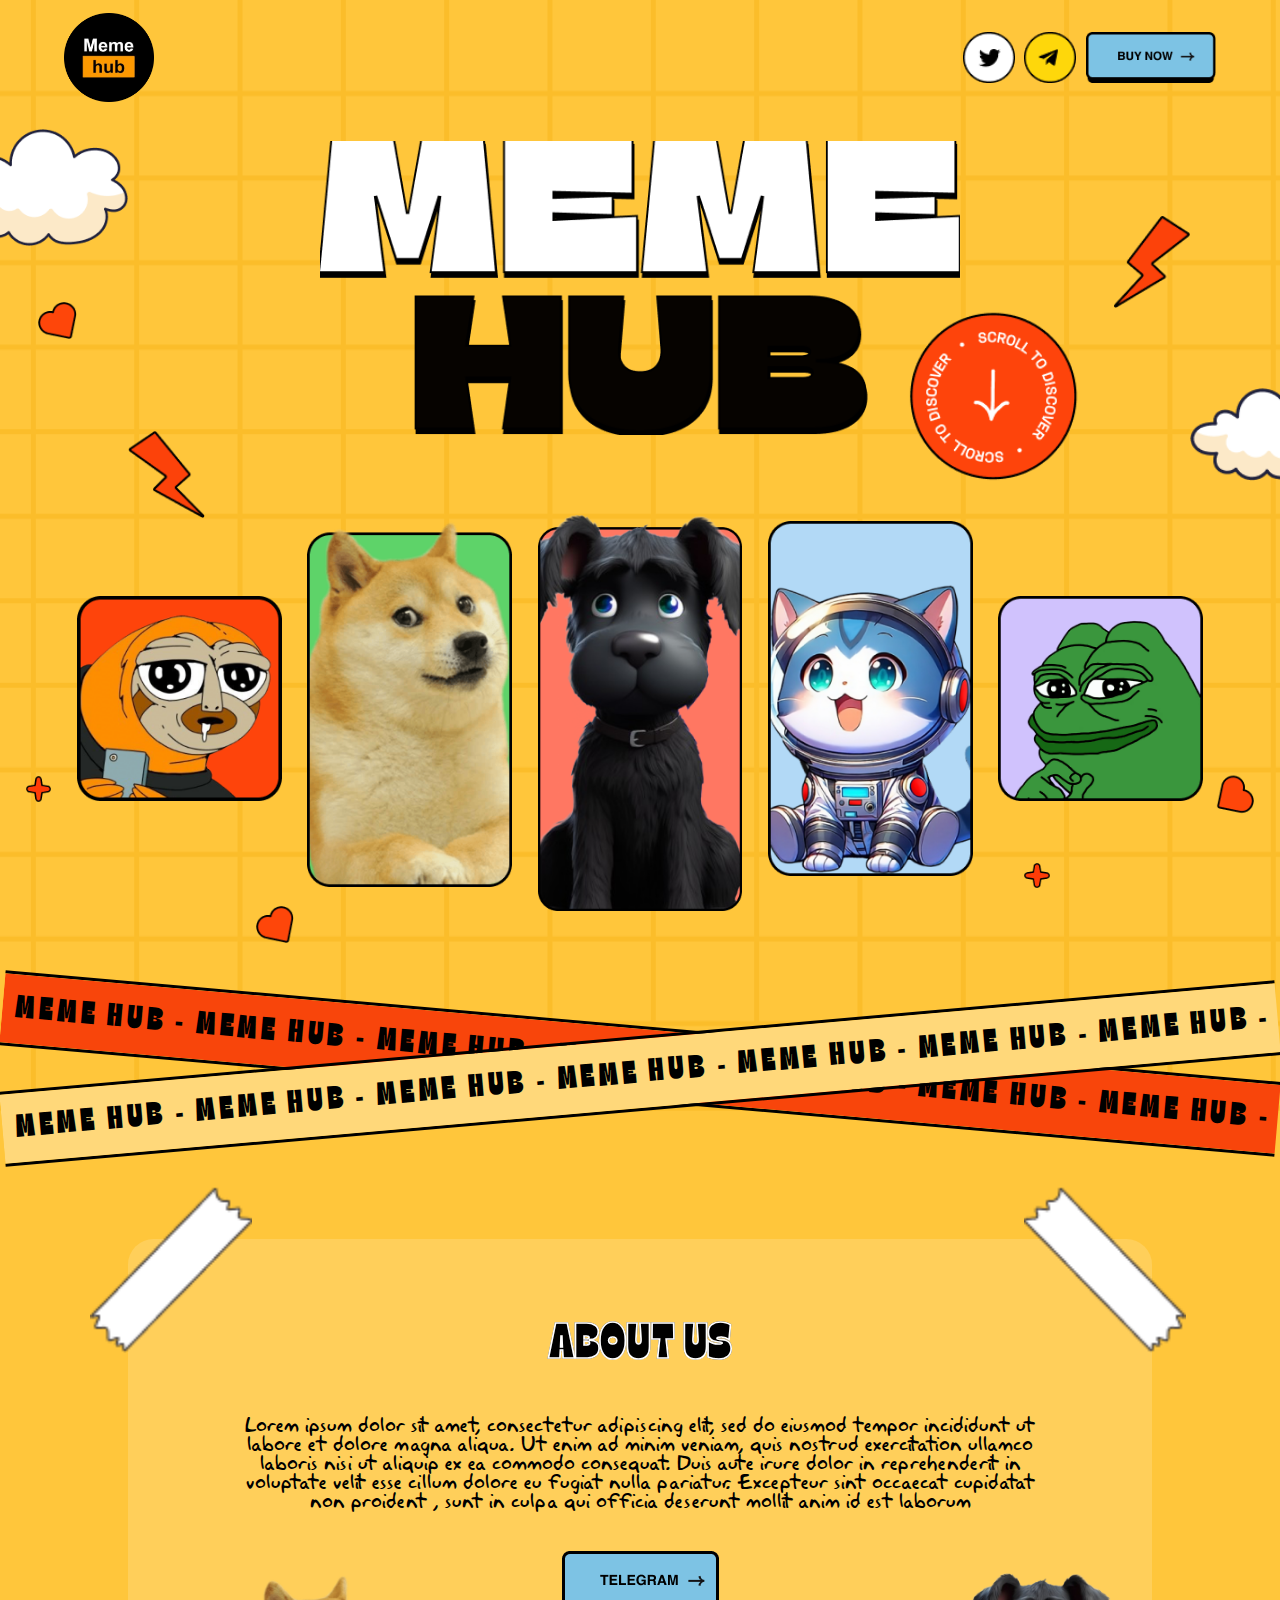
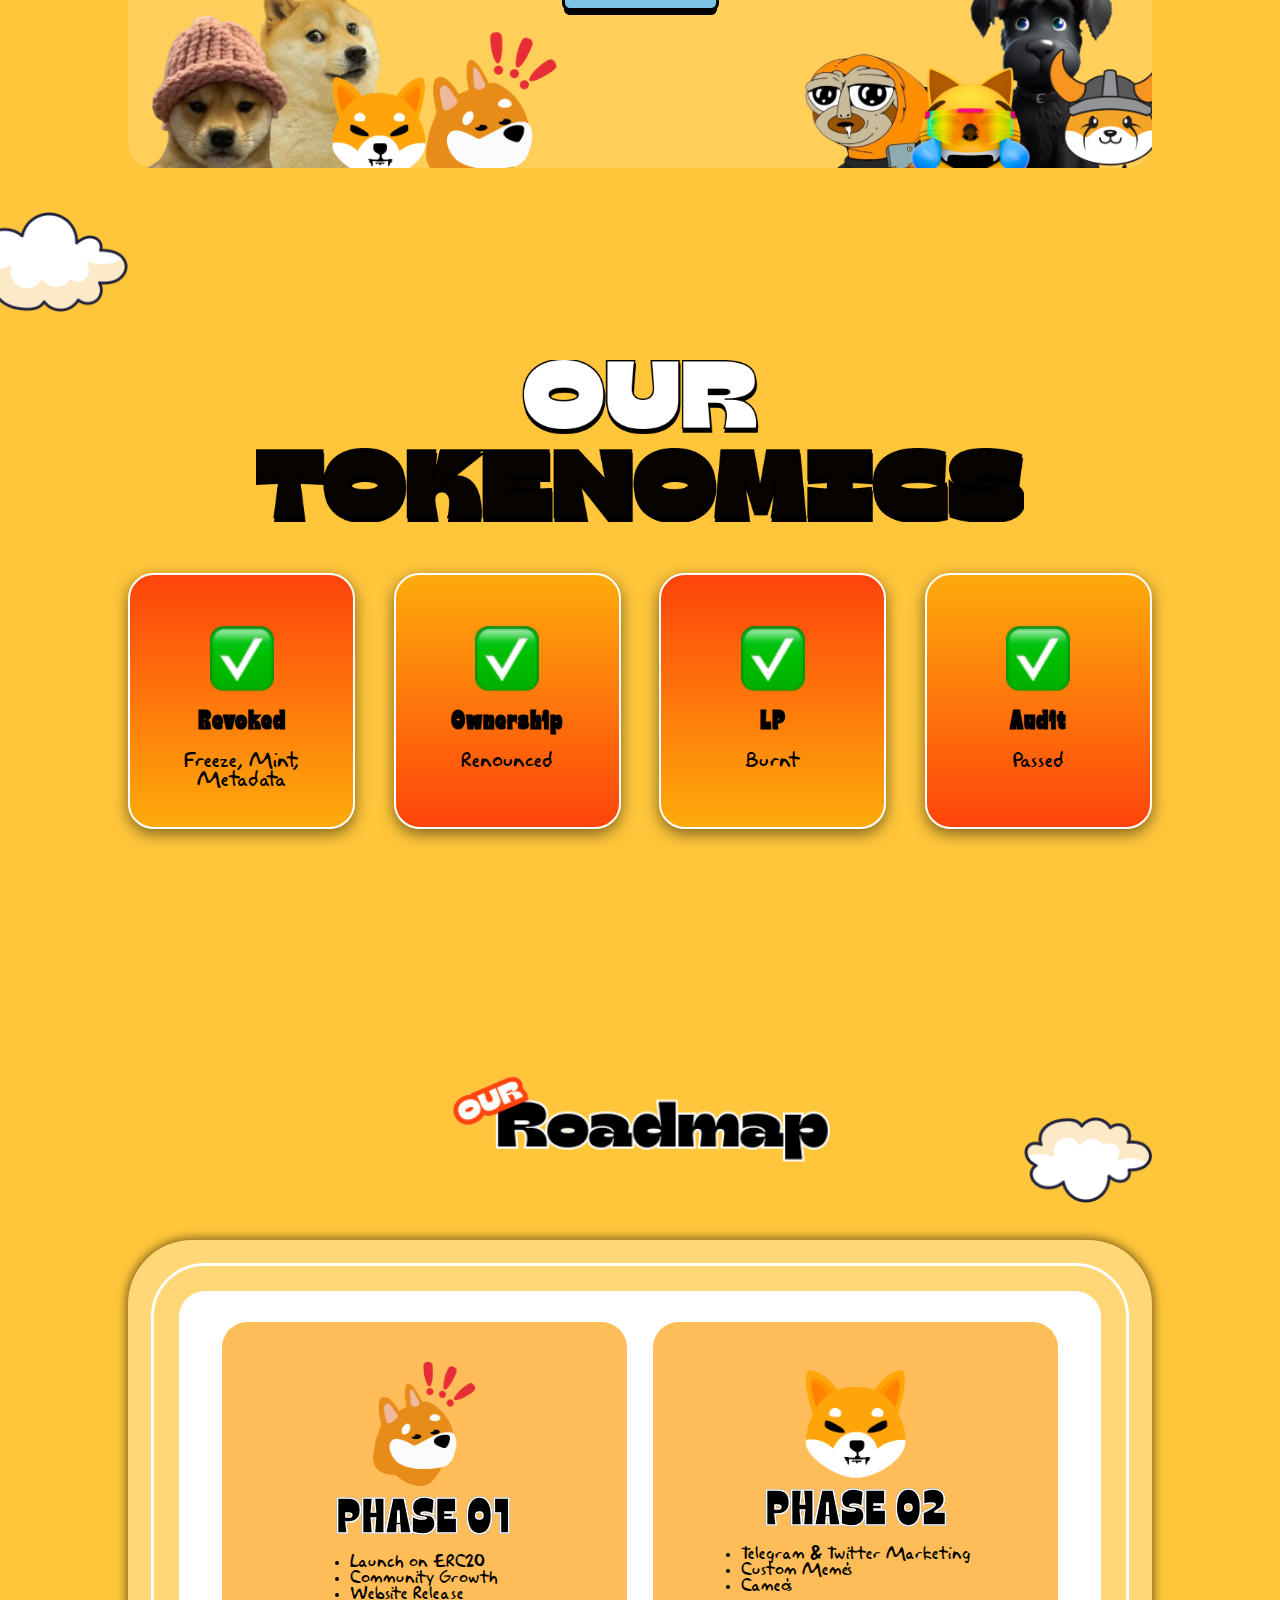
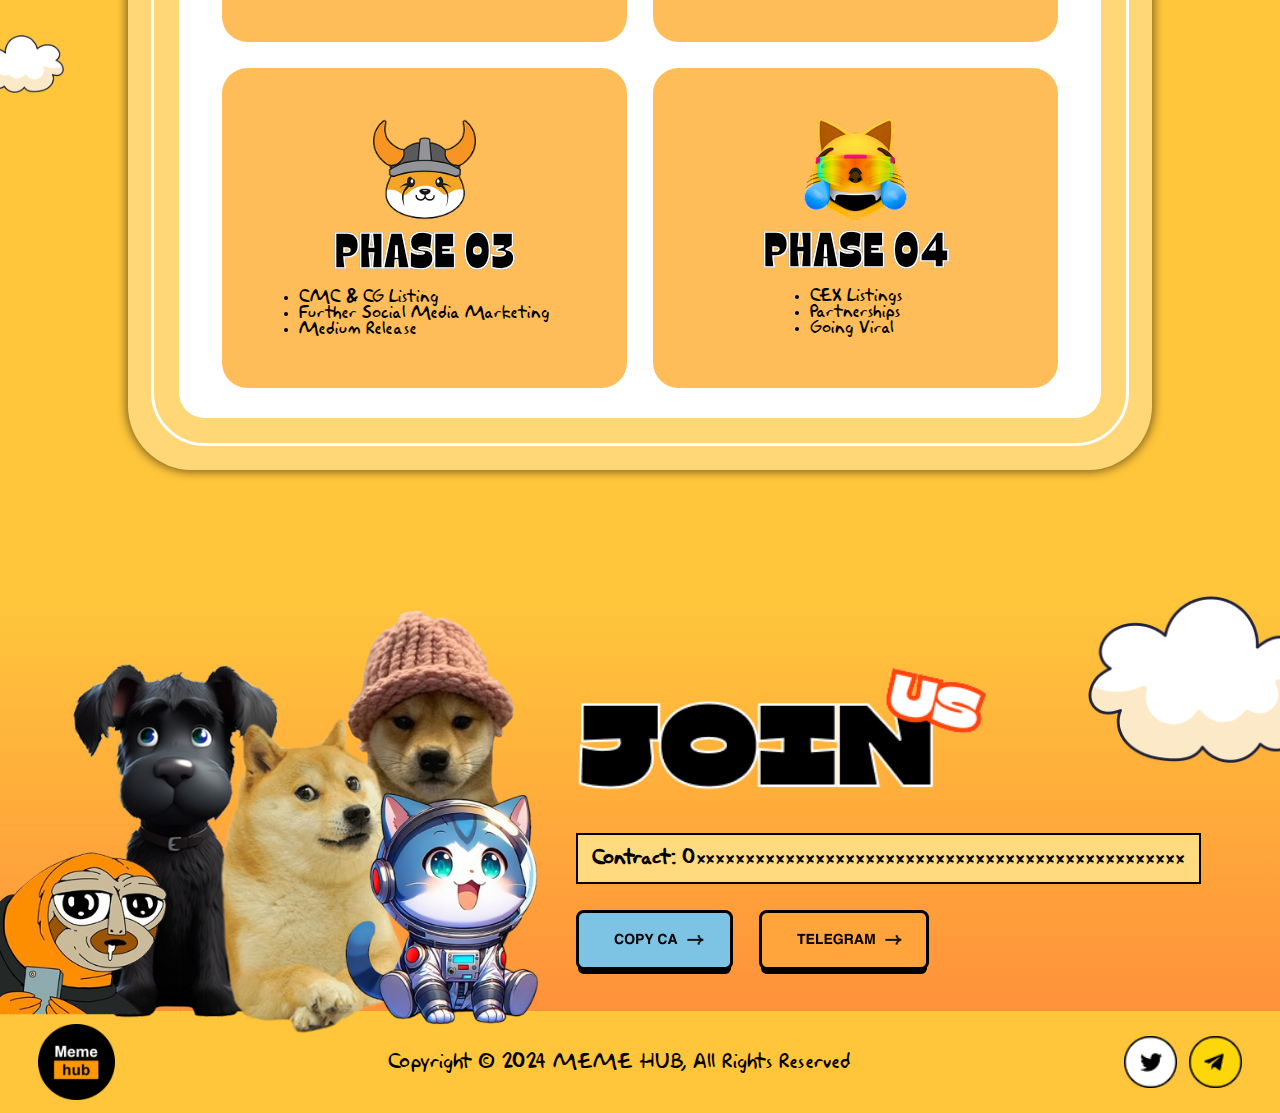
<file: index.html>
<!DOCTYPE html>
<html lang="en">

<head>
    <meta charset="UTF-8">
    <meta name="viewport" content="width=device-width, initial-scale=1.0">
    <title>HAMZA</title>


    <link rel="stylesheet" href="styles.css">
    <link rel="stylesheet" href="resp.css">
    <link rel="stylesheet" href="animation.css">

    <link rel="shortcut icon" href="images/logo.png" type="image/x-icon">



</head>

<body>

    <main>

    <section class="sect0">

        <header>

            <img class="logo-img zom2 " src="images/logo.png" alt="">

            <div>
                <img src="images/c x.png" alt="">
                <img src="images/c tele.png" alt="">
                <img src="images/buy now.png" alt="">
            </div>


        </header>

        <img class="s0hdng spnz " src="images/s0 hdng.png" alt="">

        <div class="s0imgs">

            <img class="zom1" src="images/s0 1.png" alt="">
            <img class="zom2" src="images/s02.png" alt="">
            <img class="zom1" src="images/s0 3.png" alt="">
            <img class="zom2" src="images/s04.png" alt="">
            <img class="zom1" src="images/s05.png" alt="">

        </div>


        <section class="t-slider1">

            <div class="text-container1">
                <span class="animated-text1"> MEME HUB - MEME HUB - MEME HUB - MEME HUB - MEME HUB - MEME HUB - MEME HUB
                    - MEME HUB - MEME HUB - MEME HUB -
                    MEME HUB - MEME HUB - MEME HUB - MEME HUB - MEME HUB - MEME HUB - MEME HUB - MEME HUB - MEME HUB -
                    MEME HUB - MEME HUB -
                    MEME HUB - MEME HUB -
                    MEME HUB - MEME HUB - MEME HUB - MEME HUB - MEME HUB - MEME HUB - MEME HUB - MEME HUB - MEME HUB -
                    MEME HUB - MEME HUB -
                    MEME HUB - MEME HUB - MEME HUB - MEME HUB - MEME HUB - MEME HUB - MEME HUB - MEME HUB - MEME HUB -
                    MEME HUB - MEME HUB -
                    MEME HUB - MEME HUB - MEME HUB - MEME HUB - MEME HUB - MEME HUB - MEME HUB - MEME HUB - MEME HUB -
                    MEME HUB - MEME HUB -
                    MEME HUB - MEME HUB -
                    MEME HUB - MEME HUB - MEME HUB - MEME HUB - MEME HUB - MEME HUB - MEME HUB - MEME HUB - MEME HUB -
                    MEME HUB - MEME HUB -
                    MEME HUB - </span>
            </div>

        </section>


        <section class="t-slider2">

            <div class="text-container2">
                <span class="animated-text2"> MEME HUB - MEME HUB - MEME HUB - MEME HUB - MEME HUB - MEME HUB - MEME HUB
                    - MEME HUB - MEME HUB - MEME HUB -
                    MEME HUB - MEME HUB - MEME HUB - MEME HUB - MEME HUB - MEME HUB - MEME HUB - MEME HUB - MEME HUB -
                    MEME HUB - MEME HUB -
                    MEME HUB - MEME HUB -
                    MEME HUB - MEME HUB - MEME HUB - MEME HUB - MEME HUB - MEME HUB - MEME HUB - MEME HUB - MEME HUB -
                    MEME HUB - MEME HUB -
                    MEME HUB - MEME HUB - MEME HUB - MEME HUB - MEME HUB - MEME HUB - MEME HUB - MEME HUB - MEME HUB -
                    MEME HUB - MEME HUB -
                    MEME HUB - MEME HUB - MEME HUB - MEME HUB - MEME HUB - MEME HUB - MEME HUB - MEME HUB - MEME HUB -
                    MEME HUB - MEME HUB -
                    MEME HUB - MEME HUB -
                    MEME HUB - MEME HUB - MEME HUB - MEME HUB - MEME HUB - MEME HUB - MEME HUB - MEME HUB - MEME HUB -
                    MEME HUB - MEME HUB -
                    MEME HUB - </span>
            </div>

        </section>





    </section>


    <section class="sect1">

        <div class="s1d1" >
            <div>
                <h4 class="zom1" >
                    ABOUT US
                </h4>
                <p>
                    Lorem ipsum dolor sit amet, consectetur adipiscing elit, sed do eiusmod tempor incididunt ut labore
                    et dolore magna aliqua. Ut enim ad minim veniam, quis nostrud exercitation ullamco laboris nisi ut
                    aliquip ex ea commodo consequat. Duis aute irure dolor in reprehenderit in voluptate velit esse
                    cillum dolore eu fugiat nulla pariatur. Excepteur sint occaecat cupidatat non proident , sunt in
                    culpa qui officia deserunt mollit anim id est laborum
                </p>
                <img src="images/tele blue.png" alt="">
            </div>
        </div>


    </section>

    <section class="sect2" >

        <img class="tkn-hdng zom2" src="images/OUR TOKENOMICS.png" alt="">

        <div class="s2md1" >

            <div>
                <img class="zom1" src="images/green tick.png" alt="">
            
                <h6>
                    Revoked
                </h6>
                <p>
                    Freeze, Mint, Metadata
                </p>


            </div>

    

        
        <div>
            <img class="zom1" src="images/green tick.png" alt="">
        
            <h6>
                Ownership
            </h6>
            <p>
                Renounced
            </p>


        </div>


        
        <div>
            <img class="zom1" src="images/green tick.png" alt="">
        
            <h6>
                LP
            </h6>
            <p>
                Burnt
            </p>


        </div>


        <div>
            <img class="zom1" src="images/green tick.png" alt="">
        
            <h6>
                Audit
            </h6>
            <p>
                Passed
            </p>


        </div>



    </div>



    </section>


    <section class="sect3" >

        <img class="rdmp-hdng zom1 " src="images/ou roadmap.png" alt="">

        <div class="s3md1" >

            <div class="s3md2" >

                <div>

                    <img class="zom2" src="images/phase 1.png" alt="">

                    <h4 class="fdin" >
                        PHASE 01
                    </h4>

                    <ul>
                        <li>Launch on ERC20</li>
                        <li>Community Growth</li>
                        <li>Website Release</li>
                    </ul>

                </div>

                

                <div>

                    <img class="zom1" src="images/phase 2.png" alt="">

                    <h4 class="fdin" >
                        PHASE 02
                    </h4>

                    <ul>
                        <li>Telegram & Twitter Marketing</li>
                        <li>Custom Meme's</li>
                        <li>Cameo's</li>
                    </ul>

                </div>

                <div>

                    <img class="zom2" src="images/phase 3.png" alt="">

                    <h4 class="fdin" >
                        PHASE 03
                    </h4>

                    <ul>
                        <li>CMC & CG Listing</li>
                        <li>Further Social Media Marketing</li>
                        <li>Medium Release</li>
                    </ul>

                </div>

                <div>

                    <img class="zom1" src="images/phase 4.png" alt="">

                    <h4 class="fdin" >
                        PHASE 04
                    </h4>

                    <ul>
                        <li> CEX Listings</li>
                        <li>Partnerships</li>
                        <li>Going Viral</li>
                    </ul>

                </div>
            </div>



        </div>



    </section>


    <section class="sect4" >

        <img class="lstcrtn spnz" src="images/lst img.png" alt="">

        <div class="s4md1" >

            <img class="jnus zom1 " src="images/join us.png" alt="">

            <p>
                <strong>Contract: </strong> 0xxxxxxxxxxxxxxxxxxxxxxxxxxxxxxxxxxxxxxxxxxxxxxxxx
            </p>

            <div>
                <img src="images/copy ca.png" alt="">
                <img src="images/tele yellow.png" alt="">
            </div>


        </div>



    </section>



    <footer>

        <img class="ftrlgo" src="images/logo.png" alt="">

        <p>
            Copyright © 2024 MEME HUB, All Rights Reserved
        </p>

        <div>
            <img src="images/c x.png" alt="">
            <img src="images/c tele.png" alt="">
        </div>



    </footer>


    <img class="posabs scrl zom1 " src="images/scroll.png" alt="">
    <img class="posabs cld1 fdin" src="images/cloud1.png" alt="">
    <img class="posabs cld2 mov2" src="images/cloud2.png" alt="">
    <img class="posabs cld3 fdin " src="images/cloud3.png" alt="">
    <img class="posabs cld4 fdin" src="images/cloud4.png" alt="">
    <img class="posabs cld6 fdin" src="images/cloud1.png" alt="">
    <img class="posabs cld5 zom2 " src="images/cloud5.png" alt="">
    <img class="posabs bndl zom1" src="images/bandage left.png" alt="">
    <img class="posabs bndr zom1" src="images/bandage right.png" alt="">
    <img class="posabs tndrl mov " src="images/thunder 1.png" alt="">
    <img class="posabs tndr2 mov2 " src="images/thunder 2 right.png" alt="">
    <img class="posabs str1 spnx" src="images/smoothray.png" alt="">
    <img class="posabs str2 spnx " src="images/smoothray.png" alt="">
    <img class="posabs hrt1 zom1 " src="images/heart.png" alt="">
    <img class="posabs hrt2 zom2 " src="images/heart.png" alt="">
    <img class="posabs hrt3 mov2 " src="images/heart.png" alt="">






</main>



</body>

</html>
</file>
<file: styles.css>
@font-face {
    font-family: mcomic;
    src: url(fonts/akbar.ttf);
}


@font-face {
    font-family: hcomic;
    src: url(fonts/GulfsDisplay-Condensed.ttf);
}


.spnx{
    animation: spinx 2s ease-in-out infinite ;
}

.zom1{
    animation: zoom 2s ease-in-out infinite;
}

.zom2{
    animation: zoom2 2s ease-in-out infinite;
}

.fdin{
    animation: fadein 2s ease-in-out infinite;
}

.mov{
    animation: moving 2s ease-in-out infinite;
}

.mov2{
    animation: moving2 2s ease-in-out infinite;
}

.spnz{
    animation: spinzoom 10s ease-in-out infinite ;
}


* {

    margin: 0%;
    padding: 0%;

    box-sizing: border-box;

    color: black;

    transition: all 0.6s;

}


h4 {

    font-family: hcomic;
    font-size: 4vw;
    font-weight: 900;
    -webkit-text-stroke: white 0.1px;

}


h6 {

    font-size: 2vw;
    letter-spacing: 1px;
    font-family: hcomic;

}


p {
    font-family: mcomic;
    font-size: 1.5vw;
}



body {

    width: 100vw;
    overflow-x: hidden;
    font-family: mcomic;

    background: #ffc63b;

}

main{

    position: relative;

}


header {

    display: flex;
    flex-direction: row;
    flex-wrap: nowrap;

    justify-content: space-between;
    align-items: center;
    padding: 1% 5%;
    width: 100vw;

}

.logo-img {

    height: 7vw;

}

header div {

    display: flex;
    flex-direction: row;
    flex-wrap: nowrap;

    justify-content: space-between;
    align-items: center;
    width: 22%;

}


header div img {

    height: 4vw;
    cursor: pointer;

}

header div img:hover {
    scale: 1.1;
}


.sect0 {

    background: url(images/s0\ bg.png);
    background-size: cover;
    background-repeat: no-repeat;
    background-position: center;

    display: flex;
    flex-direction: column;
    flex-wrap: nowrap;

    justify-content: center;
    align-items: center;
    width: 100vw;
    gap: 2vw;

}

.s0hdng {

    width: 50vw;

}

.s0imgs {

    display: flex;
    flex-direction: row;
    flex-wrap: nowrap;

    justify-content: center;
    align-items: center;
    gap: 2vw;
    width: 80%;
    margin: 2% auto;

}

.s0imgs img {

    width: 20%;

}





/* .............................................TEXT SLIDER 1................................... */

.t-slider1 {
    border-top: 0.3vw solid #000000;

    border-bottom: 0.3vw solid #000000;

    margin: 5% 0 0% 0;

    rotate: 5deg;
}

.text-container1 {
    overflow-x: hidden;
    /* Hide overflow to create a sliding effect */
    white-space: nowrap;
    /* Prevent text from wrapping */
    width: 100vw;
    /* Set container width */
    border: solid black 1px 0 1px 0;
}

/* Animated text */
.animated-text1 {
    display: inline-block;
    font-size: 2.5vw;
    color: black;
    letter-spacing: 0.3vw;
    animation: slide-left 30s linear infinite;
    padding: 1vw;
    background-color: #F8450B;

    font-family: hcomic;
}



/* .............................................TEXT SLIDER 2................................... */

.t-slider2 {
    border-top: 0.3vw solid #000000;

    border-bottom: 0.3vw solid #000000;

    rotate: -5deg;

    margin: -7% 0 0 0;
}

.text-container2 {
    overflow-x: hidden;
    /* Hide overflow to create a sliding effect */
    white-space: nowrap;
    /* Prevent text from wrapping */
    width: 100vw;
    /* Set container width */
    border: solid black 1px 0 1px 0;
}

/* Animated text */
.animated-text2 {
    display: inline-block;
    font-size: 2.5vw;
    color: black;
    letter-spacing: 0.3vw;
    animation: slide-right 30s linear infinite;
    padding: 1vw;
    background-color: #FFD87A;

    font-family: hcomic;
}



.sect1 {

    display: flex;
    flex-direction: column;
    flex-wrap: nowrap;

    justify-content: center;
    align-items: center;

    width: 100vw;

    padding: 10%;

}

.s1d1 {

    background: #FFCF5A;
    border-radius: 2vw;



}

.s1d1 div {

    background: url(images/about\ us\ crtn.png);
    background-size: 100%;
    background-position: bottom;
    background-repeat: no-repeat;
    width: 100%;
    height: auto;

    display: flex;
    flex-direction: column;
    flex-wrap: nowrap;

    justify-content: center;
    align-items: center;
    padding: 7% 10% 15% 10%;

    gap: 3vw;

    text-align: center;

}

.s1d1 div img {

    height: 5vw;

}

.s1d1 div img:hover {

    scale: 1.1;

}



.sect2 {

    display: flex;
    flex-direction: column;
    flex-wrap: nowrap;

    justify-content: center;
    align-items: center;
    width: 100vw;
    overflow-x: hidden;
    padding: 5% 10%;

}


.tkn-hdng {

    width: 60vw;

}

.s2md1 {

    display: flex;
    flex-direction: row;
    flex-wrap: nowrap;

    justify-content: center;
    align-items: center;

    gap: 3vw;

    width: 100%;

}

.s2md1 div {

    padding: 5%;
    margin: 5% 0;

    display: flex;
    flex-direction: column;
    flex-wrap: nowrap;

    justify-content: start;
    align-items: center;
    text-align: center;
    gap: 1vw;

    border: 0.2vw solid white;

    border-radius: 2vw;

    width: 25%;
    height: 20vw;


    box-shadow: 0 5px 15px rgba(0, 0, 0, 0.5);

}

.s2md1 div img{
    width:5vw;
}


.s2md1 div:nth-child(1),
.s2md1 div:nth-child(3) {
    background: linear-gradient(to bottom, #FE440B 0%, #FEAB0B 100%);
}

.s2md1 div:nth-child(2),
.s2md1 div:nth-child(4) {
    background: linear-gradient(to bottom, #FEAB0B 0%, #FE440B 100%);
}


.sect3 {

    display: flex;
    flex-direction: column;
    flex-wrap: nowrap;

    justify-content: center;
    align-items: center;
    gap: 5vw;

    width: 100vw;

    padding: 10%;


}

.rdmp-hdng {

    width: 30vw;

}

.s3md1 {

    display: flex;
    flex-direction: row;
    flex-wrap: nowrap;

    justify-content: center;
    align-items: center;

    background: #ffd776;

    width: 100%;

    border-radius: 5vw;

    box-shadow: 0 0 10px 2px rgba(0, 0, 0, 0.5);


}

.s3md2 {

    display: flex;
    flex-direction: row;
    flex-wrap: wrap;

    justify-content: center;
    align-items: center;
    gap: 2vw;

    background: white;
    margin: 4vw;
    padding: 3% 1%;

    border-radius: 2vw;

    outline: solid 0.3vw white;
    /* Outline style with 1vw thickness */
    outline-offset: 2vw;



}


.s3md2 div {

    display: flex;
    flex-direction: column;
    flex-wrap: nowrap;

    justify-content: center;
    align-items: center;

    width: 45%;
    height: 25vw;

    background: #FFBD5A;
    padding: 4%;

    border-radius: 2vw;

}

.s3md2 div img {

    width: 8vw;

}


.s3md2 div ul {

    display: flex;
    flex-direction: column;
    flex-wrap: nowrap;

    justify-content: center;
    align-items: start;
    text-align: left;


}

.sect4 {

    display: flex;
    flex-direction: row;
    flex-wrap: nowrap;

    position: relative;
    /* z-index: 1; */

    justify-content: space-between;
    align-items: center;
    width: 100vw;
    overflow-x: hidden;

    margin: 0 0 -2.5% 0 ;


    background: linear-gradient(to bottom, #FFC63B 0%, #FF8D3B 100%);

}

.lstcrtn {

    width: 45vw;

    z-index: 3;

}

.s4md1 {

    display: flex;
    flex-direction: column;
    flex-wrap: nowrap;

    justify-content: center;
    align-items: start;

    gap: 2vw;
    width: 100%;

}


.jnus {

    height: 11vw;

}

.s4md1 p {

    padding: 2%;
    background: #FFDA7F;
    border: 0.2vw solid black;

}

.s4md1 div {

    display: flex;
    flex-direction: row;
    flex-wrap: nowrap;

    justify-content: center;
    align-items: center;
    gap: 2vw;

}

.s4md1 div img {

    height: 5vw;

}


.s4md1 div img:hover {

    scale: 1.1;

}


footer {

    display: flex;
    flex-direction: row;
    flex-wrap: nowrap;

    position: relative;

    /* z-index: 2; */

    justify-content: space-between;
    align-items: center;

    width: 100vw;

    padding: 1% 3%;

    background: #ffc63b;

    /* margin: -5% 0 0 0 ; */

}


.ftrlgo {

    height: 6vw;

}

footer div {

    display: flex;
    flex-direction: row;
    flex-wrap: nowrap;

    justify-content: center;
    align-items: center;

    gap: 1vw;

}


footer div img{

    height: 4vw;

}

footer div img:hover{

    scale: 1.1;

}




.posabs{

    position: absolute;

}


.scrl{

    top: 7%;
    left: 70%;
    width: 15vw;

}


.cld1{

    top: 3%;
    left: 0%;
    width: 10vw;

}



.cld2{

    top: 9%;
    left: 93%;
    width: 7vw;

}


.cld3{

    top: 42%;
    left: 0%;
    width: 10vw;

}


.cld4{

    top: 88%;
    left: 85%;
    width: 15vw;

}


.cld5{

    top: 63%;
    left: 80%;
    width: 10vw;

}




.cld6{

    top: 75%;
    left: 0%;
    width: 5vw;

}


.bndl{

    top: 27.5%;
    left: 7%;
    height: 13vw;

}



.bndr{

    top: 27.5%;
    left: 80%;
    height: 13vw;

}


.str1{

    top: 18%;
    left: 2%;
    width: 2vw;

}


.str2{

    top: 20%;
    left: 80%;
    width: 2vw;

}


.hrt1{

    top: 21%;
    left: 20%;
    width: 3vw;

}


.hrt2{

    top: 18%;
    left: 95%;
    width: 3vw;
    rotate: 90deg;

}



.hrt3{

    top: 7%;
    left: 3%;
    width: 3vw;

}

.tndrl{

    top: 10%;
    left: 10%;
    width: 6vw;

}

.tndr2{

    top: 5%;
    left: 87%;
    width: 6vw;

}
</file>
<file: resp.css>
@media screen and (max-width:768px) {
    

h4 {

    font-family: hcomic;
    font-size: 7vw;
    letter-spacing: 0.1vw;
    font-weight: 900;
    -webkit-text-stroke: white 0.1px;

}


h6 {

    font-size: 4vw;
    letter-spacing: 1px;
    font-family: hcomic;

}


p {
    font-family: mcomic;
    font-size: 3vw;
}



body {

    width: 100vw;
    overflow-x: hidden;
    font-family: mcomic;

    background: #ffc63b;

}

header {

    display: flex;
    flex-direction: row;
    flex-wrap: nowrap;

    justify-content: space-between;
    align-items: center;
    padding: 1% 5%;
    width: 100vw;

}

.logo-img {

    height: 7vw;

}

header div {

    display: flex;
    flex-direction: row;
    flex-wrap: nowrap;

    justify-content: space-between;
    align-items: center;
    width: 22%;

}


header div img {

    height: 4vw;
    cursor: pointer;

}

header div img:hover {
    scale: 1.1;
}


.sect0 {

    background: url(images/s0\ bg.png);
    background-size: cover;
    background-repeat: no-repeat;
    background-position: center;

    display: flex;
    flex-direction: column;
    flex-wrap: nowrap;

    justify-content: center;
    align-items: center;
    width: 100vw;
    gap: 2vw;

}

.s0hdng {

    width: 50vw;

}

.s0imgs {

    display: flex;
    flex-direction: row;
    flex-wrap: nowrap;

    justify-content: center;
    align-items: center;
    gap: 2vw;
    width: 80%;
    margin: 2% auto;

}

.s0imgs img {

    width: 20%;

}





/* .............................................TEXT SLIDER 1................................... */

.t-slider1 {
    border-top: 0.3vw solid #000000;

    border-bottom: 0.3vw solid #000000;

    margin: 5% 0 0% 0;

    rotate: 5deg;
}

.text-container1 {
    overflow-x: hidden;
    /* Hide overflow to create a sliding effect */
    white-space: nowrap;
    /* Prevent text from wrapping */
    width: 100vw;
    /* Set container width */
    border: solid black 1px 0 1px 0;
    background-color: #F8450B;

}

/* Animated text */
.animated-text1 {
    display: inline-block;
    font-size: 3vw;
    color: black;
    letter-spacing: 0.3vw;
    animation: slide-left 30s linear infinite;
    padding: 1%;

    font-family: hcomic;
}



/* .............................................TEXT SLIDER 2................................... */

.t-slider2 {
    border-top: 0.3vw solid #000000;

    border-bottom: 0.3vw solid #000000;

    rotate: -5deg;

    margin: -7% 0 0 0;
}

.text-container2 {
    overflow-x: hidden;
    /* Hide overflow to create a sliding effect */
    white-space: nowrap;
    /* Prevent text from wrapping */
    width: 100vw;
    /* Set container width */
    border: solid black 1px 0 1px 0;
    background-color: #FFD87A;

}

/* Animated text */
.animated-text2 {
    display: inline-block;
    font-size: 3vw;
    color: black;
    letter-spacing: 0.3vw;
    animation: slide-right 30s linear infinite;
    padding: 1%;

    font-family: hcomic;
}



.sect1 {

    display: flex;
    flex-direction: column;
    flex-wrap: nowrap;

    justify-content: center;
    align-items: center;

    width: 100vw;

    padding: 10%;

}

.s1d1 {

    background: #FFCF5A;
    border-radius: 2vw;



}

.s1d1 div {

    background: url(images/about\ us\ crtn.png);
    background-size: 100%;
    background-position: bottom;
    background-repeat: no-repeat;
    width: 100%;
    height: auto;

    display: flex;
    flex-direction: column;
    flex-wrap: nowrap;

    justify-content: center;
    align-items: center;
    padding: 7% 5% 15% 5%;

    gap: 3vw;

    text-align: center;

}

.s1d1 div img {

    height: 7vw;

}

.s1d1 div img:hover {

    scale: 1.1;

}



.sect2 {

    display: flex;
    flex-direction: column;
    flex-wrap: nowrap;

    justify-content: center;
    align-items: center;
    width: 100vw;
    overflow-x: hidden;
    padding: 5% 10%;
    gap: 5vw;

}


.tkn-hdng {

    width: 60vw;

}

.s2md1 {

    display: flex;
    flex-direction: column;
    flex-wrap: nowrap;

    justify-content: center;
    align-items: center;

    gap: 2vw;

    width: 100%;

}

.s2md1 div {

    padding: 5%;
    margin: 2% 0;

    display: flex;
    flex-direction: column;
    flex-wrap: nowrap;

    justify-content: start;
    align-items: center;
    text-align: center;
    gap: 1vw;

    border: 0.2vw solid white;

    border-radius: 2vw;

    width: 90%;
    height: auto;


    box-shadow: 0 5px 15px rgba(0, 0, 0, 0.5);

}

.s2md1 div img{
    width:7vw;
}



.s2md1 div:nth-child(1),
.s2md1 div:nth-child(3) {
    background: linear-gradient(to bottom, #FE440B 0%, #FEAB0B 100%);
}

.s2md1 div:nth-child(2),
.s2md1 div:nth-child(4) {
    background: linear-gradient(to bottom, #FEAB0B 0%, #FE440B 100%);
}


.sect3 {

    display: flex;
    flex-direction: column;
    flex-wrap: nowrap;

    justify-content: center;
    align-items: center;
    gap: 5vw;

    width: 100vw;

    padding: 5%;


}

.rdmp-hdng {

    width: 40vw;

}

.s3md1 {

    display: flex;
    flex-direction: column;
    flex-wrap: nowrap;

    justify-content: center;
    align-items: center;

    background: #ffd776;

    width: 100%;

    border-radius: 5vw;

    padding: 5%;

    box-shadow: 0 0 10px 2px rgba(0, 0, 0, 0.5);


}

.s3md2 {

    display: flex;
    flex-direction: column;
    flex-wrap: wrap;

    justify-content: center;
    align-items: center;
    gap: 2vw;

    width: 100%;

    background: white;
    margin: 2vw 2vw;
    padding: 2% 1%;

    border-radius: 2vw;

    outline: solid 0.3vw white;
    /* Outline style with 1vw thickness */
    outline-offset: 2vw;



}


.s3md2 div {

    display: flex;
    flex-direction: column;
    flex-wrap: nowrap;

    justify-content: center;
    align-items: center;

    width: 90%;
    height: auto;

    background: #FFBD5A;
    padding:  5%;

    border-radius: 2vw;

}

.s3md2 div img {

    width: 14vw;

}


.s3md2 div ul {

    display: flex;
    flex-direction: column;
    flex-wrap: nowrap;

    justify-content: center;
    align-items: center;
    text-align: center;


}

.sect4 {

    display: flex;
    flex-direction: column-reverse;
    flex-wrap: nowrap;

    position: relative;
    /* z-index: 1; */

    justify-content: center ;
    align-items: center;
    width: 100vw;
    overflow-x: hidden;

    margin: 0 0 -5% 0 ;


    background: linear-gradient(to bottom, #FFC63B 0%, #FF8D3B 100%);

}

.lstcrtn {

    width: 100vw;

    z-index: 3;

}

.s4md1 {

    display: flex;
    flex-direction: column;
    flex-wrap: nowrap;

    justify-content: center;
    align-items: center;

    gap: 3vw;
    width: 100%;

}


.jnus {

    height: 13vw;

}

.s4md1 p {

    padding: 2%;
    background: #FFDA7F;
    border: 0.2vw solid black;
    margin: 0 2% ;

}

.s4md1 div {

    display: flex;
    flex-direction: row;
    flex-wrap: nowrap;

    justify-content: center;
    align-items: center;
    gap: 2vw;

}

.s4md1 div img {

    height: 8vw;

}


.s4md1 div img:hover {

    scale: 1.1;

}


footer {

    display: flex;
    flex-direction: column;
    flex-wrap: nowrap;
    gap: 5vw;

    position: relative;

    /* z-index: 2; */

    justify-content: space-between;
    align-items: center;

    width: 100vw;

    padding: 8% 3% 2% 3% ;

    margin: 0 0 0 0;

    background: #ffc63b;

    /* margin: -5% 0 0 0 ; */

}


.ftrlgo {

    height: 14vw;

}

footer div {

    display: flex;
    flex-direction: row;
    flex-wrap: nowrap;

    justify-content: center;
    align-items: center;

    gap: 1vw;

}


footer div img{

    height: 8vw;

}

footer div img:hover{

    scale: 1.1;

}





.scrl{

    top: 3%;
    left: 70%;
    width: 15vw;

}


.cld1{

    top: 2%;
    left: 0%;
    width: 10vw;

}



.cld2{

    top: 5%;
    left: 93%;
    width: 7vw;

}


.cld3{

    top: 25%;
    left: 0%;
    width: 10vw;

}


.cld4{

    top: 83%;
    left: 85%;
    width: 15vw;

}


.cld5{

    top: 47%;
    left: 80%;
    width: 10vw;

}




.cld6{

    top: 79%;
    left: 0%;
    width: 5vw;

}


.bndl{

    top: 13%;
    left: 7%;
    height: 13vw;

}



.bndr{

    top: 13%;
    left: 80%;
    height: 13vw;

}


.str1{

    top: 9%;
    left: 2%;
    width: 2vw;

}


.str2{

    top: 10%;
    left: 80%;
    width: 2vw;

}


.hrt1{

    top: 10%;
    left: 20%;
    width: 3vw;

}


.hrt2{

    top: 8%;
    left: 95%;
    width: 3vw;
    rotate: 90deg;

}



.hrt3{

    top: 4%;
    left: 3%;
    width: 3vw;

}

.tndrl{

    top: 5%;
    left: 10%;
    width: 6vw;

}

.tndr2{

    top: 4%;
    left: 87%;
    width: 6vw;

}

}
</file>
<file: animation.css>
@keyframes slide-left {
    0% {
      transform: translateX(-10%);   /* Start from the right */
    }
    100% {
      transform: translateX(-50%);  /* Move all the way to the left */
    }
  }


  

@keyframes slide-right {
    0% {
      transform: translateX(-50%);   /* Start from the right */
    }
    100% {
      transform: translateX(-10%);  /* Move all the way to the left */
    }
  }


@keyframes zoom {
    
    0%,100%{
        scale: 0.7;
    }

    50%{
        scale: 1;
    }

}


@keyframes zoom2 {
    
    0%,100%{
        scale: 1;
    }

    50%{
        scale: 0.7;
    }

}


@keyframes fadein {
    
    0%,100%{
        opacity: 0.3;
    }

    50%{
        opacity: 1;
    }

}

@keyframes spinx {
    
    0%,100%{
        transform: rotate(0deg);
    }

    50%{
        transform: rotate(360deg);
    }

}


@keyframes moving {
    
    0%,100%{
        transform: translate(-10%,-10%);
    }

    50%{
        transform: translate(10%,10%);
    }

}


@keyframes moving2 {
    
    0%,100%{
        transform: translate(-10%,10%);
    }

    50%{
        transform: translate(10%,-10%);
    }

}



@keyframes spinzoom {
    
    0%,100%{
        opacity: 0;
        scale: 0;
        rotate: 360deg;
        transform: translateY(100%);
    }


    15%,85%{
        opacity: 0.7;
        scale: 1;
        rotate: 0deg;
        transform: translateY(0%);
    }

    35%,65%{
        opacity: 1;
        scale: 1.1;
        rotate: 0deg;
        transform: translateY(0%);
    }


    50%{
        opacity: 1;
        scale: 1;
        rotate: 0deg;
        transform: translateY(0%);
    }


}
</file>
